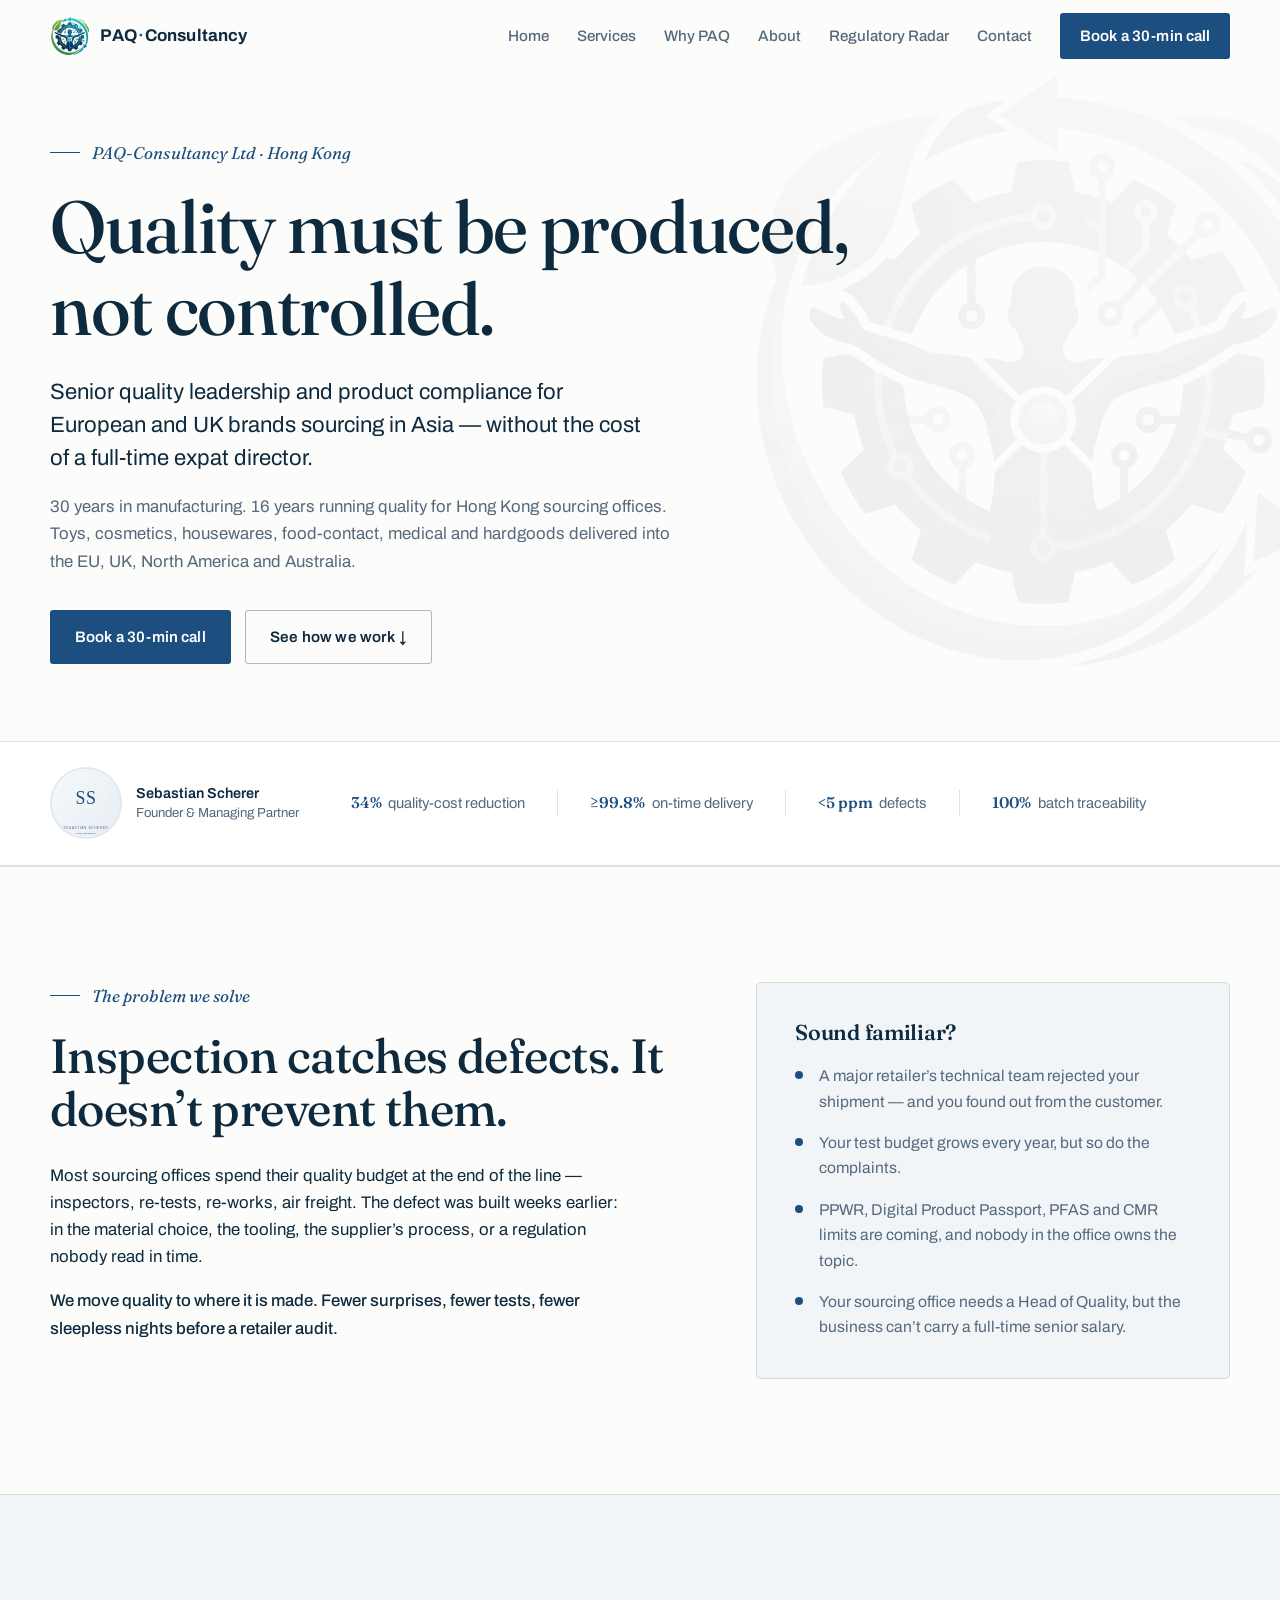
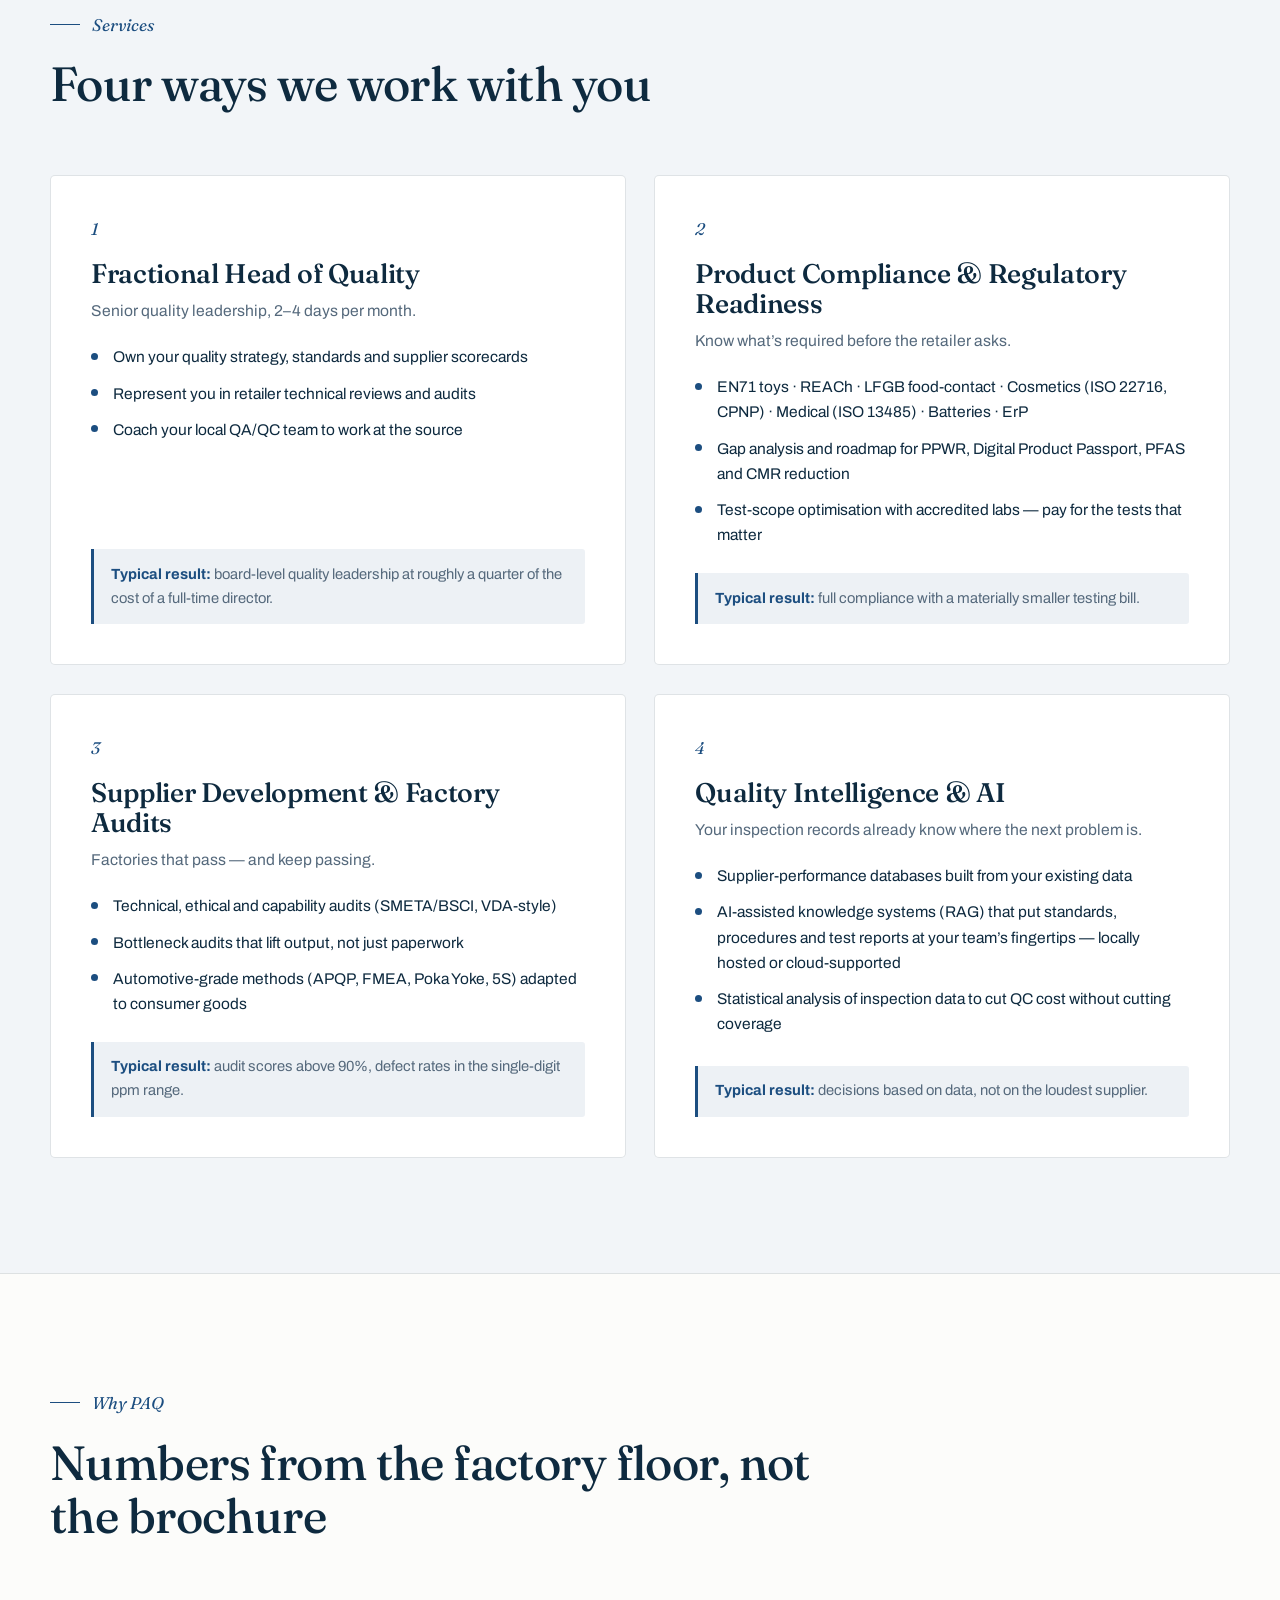
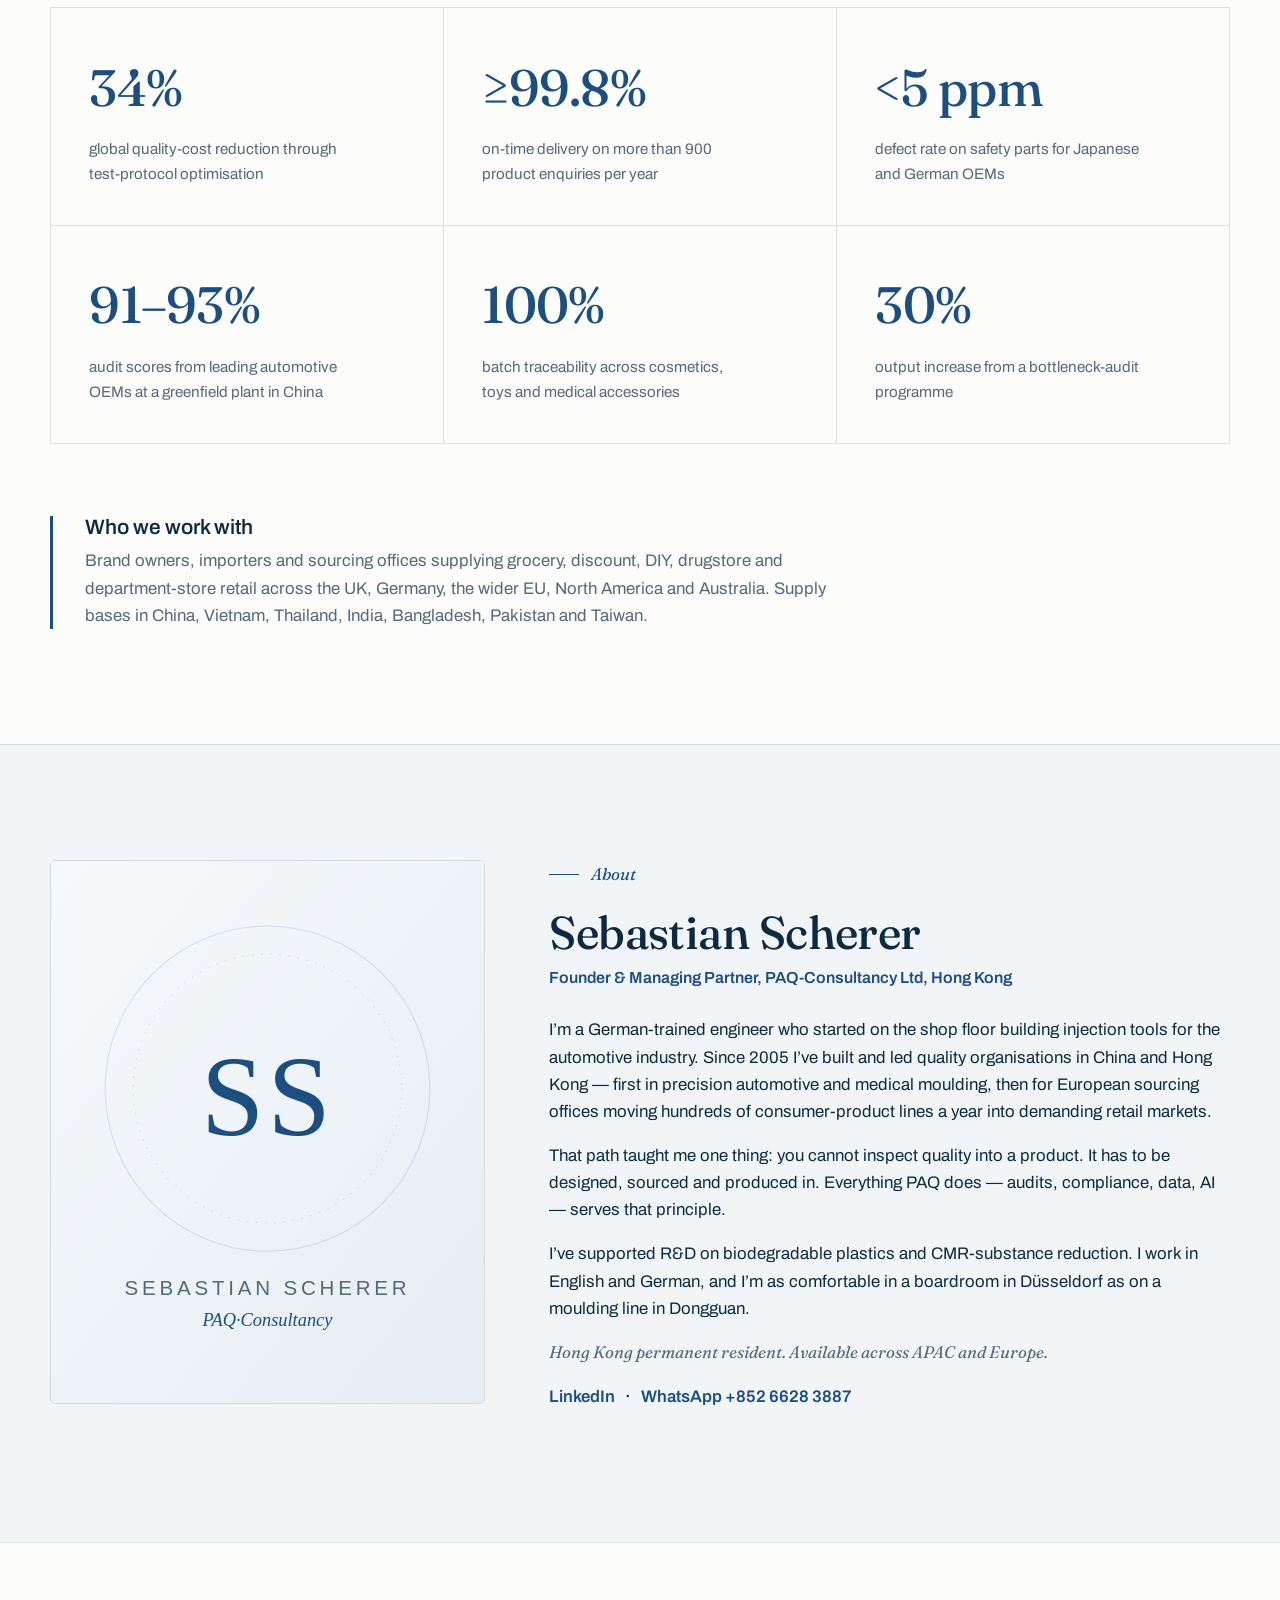
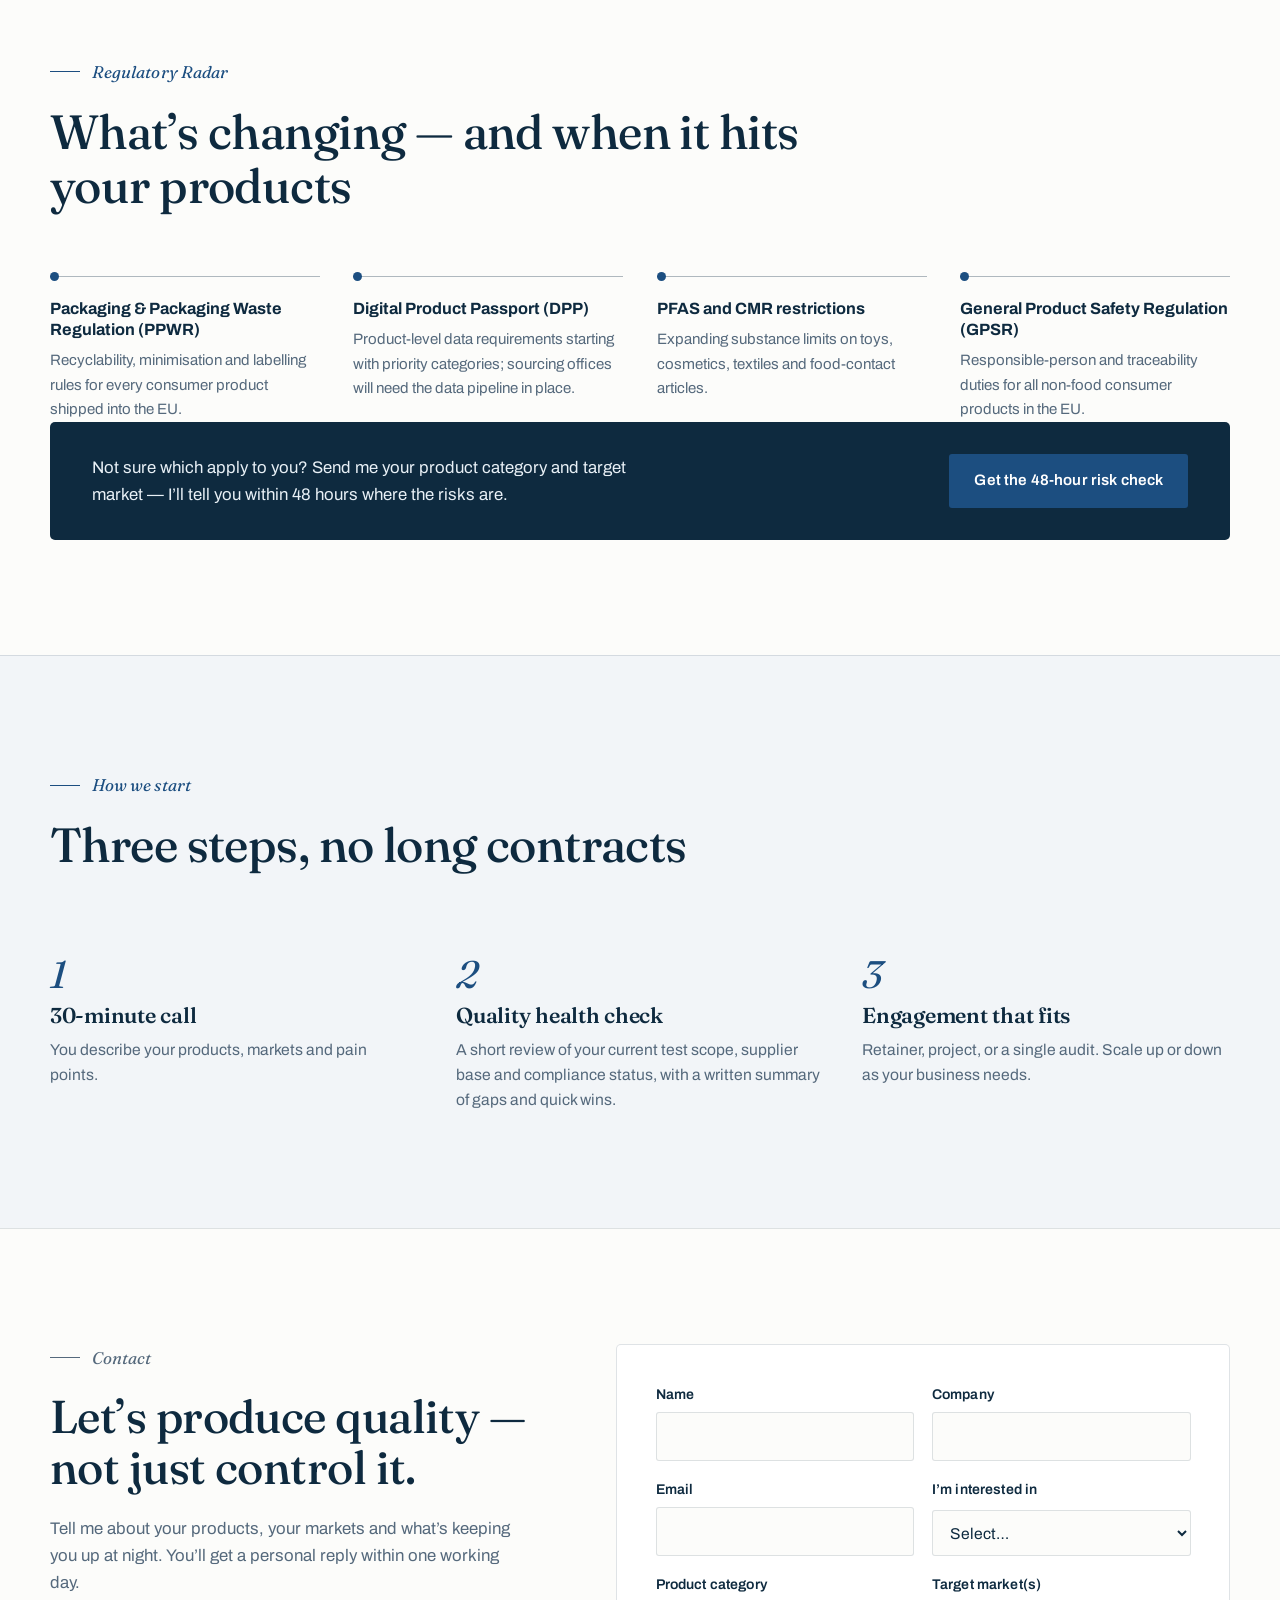
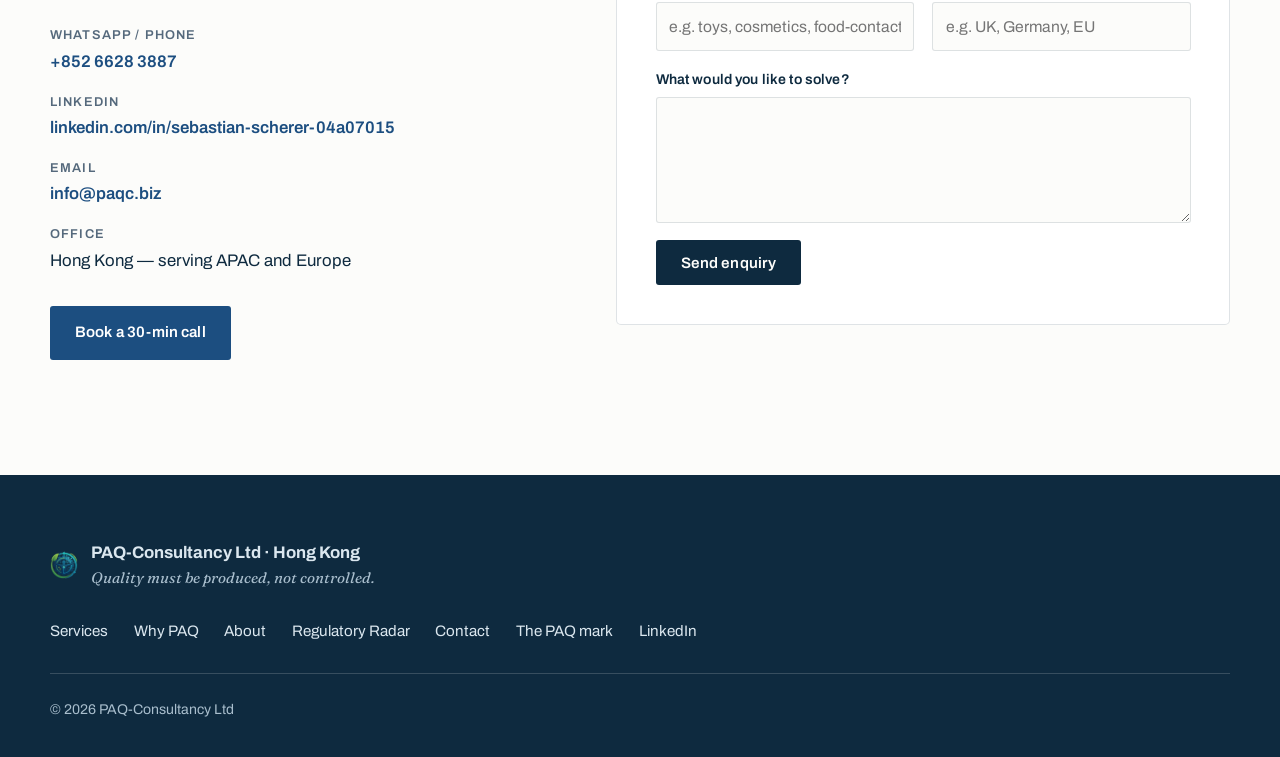
<file: index.html>
<!DOCTYPE html>
<html lang="en">
<head>
  <meta charset="UTF-8">
  <meta name="viewport" content="width=device-width, initial-scale=1.0">
  <title>PAQ·Consultancy — Quality must be produced, not controlled</title>
  <meta name="description" content="Senior quality leadership and product compliance for European and UK brands sourcing in Asia. Fractional Head of Quality, regulatory readiness, supplier development and quality intelligence — from Hong Kong.">
  <link rel="icon" type="image/png" sizes="32x32" href="assets/favicon-32.png">
  <link rel="apple-touch-icon" href="assets/apple-touch-icon.png">
  <link rel="preconnect" href="https://fonts.googleapis.com">
  <link rel="preconnect" href="https://fonts.gstatic.com" crossorigin>
  <link href="https://fonts.googleapis.com/css2?family=Archivo:wght@400;500;600;700&family=Fraunces:ital,opsz,wght@0,9..144,400..640;1,9..144,400..640&display=swap" rel="stylesheet">
  <link rel="stylesheet" href="styles.css?v=4">
</head>
<body>
  <a class="skip-link" href="#main">Skip to content</a>

  <!-- ══════════ NAV ══════════ -->
  <nav class="nav" aria-label="Main navigation" data-nav>
    <div class="nav__inner">
      <a class="nav__brand" href="#top" aria-label="PAQ·Consultancy — home">
        <img src="assets/logo-512.png" alt="" width="40" height="40" class="nav__logo">
        <span class="nav__name">PAQ<em>·</em>Consultancy</span>
      </a>
      <button class="nav__toggle" aria-expanded="false" aria-controls="nav-links" data-nav-toggle>
        <span></span><span></span><span></span>
        <span class="sr-only">Menu</span>
      </button>
      <div class="nav__links" id="nav-links">
        <a href="#top">Home</a>
        <a href="#services">Services</a>
        <a href="#why">Why PAQ</a>
        <a href="#about">About</a>
        <a href="#radar">Regulatory Radar</a>
        <a href="#contact">Contact</a>
        <a class="btn btn--accent nav__cta" href="https://wa.me/85266283887?text=Hello%20Sebastian%2C%20I%27d%20like%20to%20book%20a%2030-minute%20call%20about%20quality%20and%20compliance." target="_blank" rel="noopener">Book a 30-min call</a>
      </div>
    </div>
  </nav>

  <main id="main">

    <!-- ══════════ HERO ══════════ -->
    <header class="hero" id="top">
      <img class="hero__emblem" src="assets/logo.png" alt="" aria-hidden="true" width="520" height="520">
      <div class="shell">
        <div class="hero__copy">
          <p class="eyebrow"><span class="eyebrow__tick"></span>PAQ-Consultancy Ltd · Hong Kong</p>
          <h1>Quality must be produced, not&nbsp;controlled.</h1>
          <p class="hero__lede">Senior quality leadership and product compliance for European and UK
            brands sourcing in Asia — without the cost of a full-time expat director.</p>
          <p class="hero__sub">30 years in manufacturing. 16 years running quality for Hong Kong
            sourcing offices. Toys, cosmetics, housewares, food-contact, medical and hardgoods
            delivered into the EU, UK, North America and Australia.</p>
          <div class="hero__actions">
            <a class="btn btn--accent" href="https://wa.me/85266283887?text=Hello%20Sebastian%2C%20I%27d%20like%20to%20book%20a%2030-minute%20call%20about%20quality%20and%20compliance." target="_blank" rel="noopener">Book a 30-min call</a>
            <a class="btn btn--ghost" href="#services">See how we work ↓</a>
          </div>
        </div>
      </div>
    </header>

    <!-- ══════════ TRUST STRIP ══════════ -->
    <div class="trust">
      <div class="shell trust__inner" data-reveal>
        <figure class="trust__person">
          <img class="trust__avatar" src="assets/portrait-placeholder.svg"
               alt="Sebastian Scherer, Founder &amp; Managing Partner" width="72" height="72">
          <figcaption>Sebastian Scherer<br><span>Founder &amp; Managing Partner</span></figcaption>
        </figure>
        <ul class="trust__items" role="list">
          <li><strong>34%</strong> quality-cost reduction</li>
          <li><strong>≥99.8%</strong> on-time delivery</li>
          <li><strong>&lt;5 ppm</strong> defects</li>
          <li><strong>100%</strong> batch traceability</li>
        </ul>
      </div>
    </div>

    <!-- ══════════ THE PROBLEM WE SOLVE ══════════ -->
    <section class="section section--paper" id="problem" aria-labelledby="problem-title">
      <div class="shell">
        <div class="problem">
          <div class="problem__lead" data-reveal>
            <p class="eyebrow"><span class="eyebrow__tick"></span>The problem we solve</p>
            <h2 id="problem-title">Inspection catches defects. It doesn’t prevent&nbsp;them.</h2>
            <p>Most sourcing offices spend their quality budget at the end of the line — inspectors,
              re-tests, re-works, air freight. The defect was built weeks earlier: in the material
              choice, the tooling, the supplier’s process, or a regulation nobody read in time.</p>
            <p>We move quality to where it is made. Fewer surprises, fewer tests, fewer sleepless
              nights before a retailer audit.</p>
          </div>
          <aside class="problem__familiar" data-reveal>
            <h3>Sound familiar?</h3>
            <ul role="list">
              <li>A major retailer’s technical team rejected your shipment — and you found out from
                the customer.</li>
              <li>Your test budget grows every year, but so do the complaints.</li>
              <li>PPWR, Digital Product Passport, PFAS and CMR limits are coming, and nobody in the
                office owns the topic.</li>
              <li>Your sourcing office needs a Head of Quality, but the business can’t carry a
                full-time senior salary.</li>
            </ul>
          </aside>
        </div>
      </div>
    </section>

    <!-- ══════════ SERVICES ══════════ -->
    <section class="section section--tint" id="services" aria-labelledby="services-title">
      <div class="shell">
        <div class="section__head" data-reveal>
          <p class="eyebrow"><span class="eyebrow__tick"></span>Services</p>
          <h2 id="services-title">Four ways we work with you</h2>
        </div>

        <div class="cards">
          <article class="card" data-reveal>
            <p class="card__num">1</p>
            <h3>Fractional Head of Quality</h3>
            <p class="card__promise">Senior quality leadership, 2–4 days per month.</p>
            <ul role="list">
              <li>Own your quality strategy, standards and supplier scorecards</li>
              <li>Represent you in retailer technical reviews and audits</li>
              <li>Coach your local QA/QC team to work at the source</li>
            </ul>
            <p class="card__result"><span>Typical result:</span> board-level quality leadership at
              roughly a quarter of the cost of a full-time director.</p>
          </article>

          <article class="card" data-reveal>
            <p class="card__num">2</p>
            <h3>Product Compliance &amp; Regulatory Readiness</h3>
            <p class="card__promise">Know what’s required before the retailer asks.</p>
            <ul role="list">
              <li>EN71 toys · REACh · LFGB food-contact · Cosmetics (ISO 22716, CPNP) · Medical
                (ISO 13485) · Batteries · ErP</li>
              <li>Gap analysis and roadmap for PPWR, Digital Product Passport, PFAS and CMR
                reduction</li>
              <li>Test-scope optimisation with accredited labs — pay for the tests that matter</li>
            </ul>
            <p class="card__result"><span>Typical result:</span> full compliance with a materially
              smaller testing bill.</p>
          </article>

          <article class="card" data-reveal>
            <p class="card__num">3</p>
            <h3>Supplier Development &amp; Factory Audits</h3>
            <p class="card__promise">Factories that pass — and keep passing.</p>
            <ul role="list">
              <li>Technical, ethical and capability audits (SMETA/BSCI, VDA-style)</li>
              <li>Bottleneck audits that lift output, not just paperwork</li>
              <li>Automotive-grade methods (APQP, FMEA, Poka Yoke, 5S) adapted to consumer goods</li>
            </ul>
            <p class="card__result"><span>Typical result:</span> audit scores above 90%, defect rates
              in the single-digit ppm range.</p>
          </article>

          <article class="card" data-reveal>
            <p class="card__num">4</p>
            <h3>Quality Intelligence &amp; AI</h3>
            <p class="card__promise">Your inspection records already know where the next problem
              is.</p>
            <ul role="list">
              <li>Supplier-performance databases built from your existing data</li>
              <li>AI-assisted knowledge systems (RAG) that put standards, procedures and test reports
                at your team’s fingertips — locally hosted or cloud-supported</li>
              <li>Statistical analysis of inspection data to cut QC cost without cutting coverage</li>
            </ul>
            <p class="card__result"><span>Typical result:</span> decisions based on data, not on the
              loudest supplier.</p>
          </article>
        </div>
      </div>
    </section>

    <!-- ══════════ WHY PAQ ══════════ -->
    <section class="section section--paper" id="why" aria-labelledby="why-title">
      <div class="shell">
        <div class="section__head" data-reveal>
          <p class="eyebrow"><span class="eyebrow__tick"></span>Why PAQ</p>
          <h2 id="why-title">Numbers from the factory floor, not the brochure</h2>
        </div>

        <dl class="stats">
          <div class="stat" data-reveal>
            <dt>34%</dt>
            <dd>global quality-cost reduction through test-protocol optimisation</dd>
          </div>
          <div class="stat" data-reveal>
            <dt>≥99.8%</dt>
            <dd>on-time delivery on more than 900 product enquiries per year</dd>
          </div>
          <div class="stat" data-reveal>
            <dt>&lt;5 ppm</dt>
            <dd>defect rate on safety parts for Japanese and German OEMs</dd>
          </div>
          <div class="stat" data-reveal>
            <dt>91–93%</dt>
            <dd>audit scores from leading automotive OEMs at a greenfield plant in China</dd>
          </div>
          <div class="stat" data-reveal>
            <dt>100%</dt>
            <dd>batch traceability across cosmetics, toys and medical accessories</dd>
          </div>
          <div class="stat" data-reveal>
            <dt>30%</dt>
            <dd>output increase from a bottleneck-audit programme</dd>
          </div>
        </dl>

        <div class="clients" data-reveal>
          <h3>Who we work with</h3>
          <p>Brand owners, importers and sourcing offices supplying grocery, discount, DIY, drugstore
            and department-store retail across the UK, Germany, the wider EU, North America and
            Australia. Supply bases in China, Vietnam, Thailand, India, Bangladesh, Pakistan and
            Taiwan.</p>
        </div>
      </div>
    </section>

    <!-- ══════════ ABOUT ══════════ -->
    <section class="section section--tint" id="about" aria-labelledby="about-title">
      <div class="shell">
        <div class="about">
          <figure class="about__photo" data-reveal>
            <img src="assets/portrait-placeholder.svg"
                 alt="Portrait of Sebastian Scherer — photo placeholder" width="640" height="800">
          </figure>
          <div class="about__text" data-reveal>
            <p class="eyebrow"><span class="eyebrow__tick"></span>About</p>
            <h2 id="about-title">Sebastian Scherer</h2>
            <p class="about__role">Founder &amp; Managing Partner, PAQ-Consultancy Ltd, Hong Kong</p>
            <p>I’m a German-trained engineer who started on the shop floor building injection tools
              for the automotive industry. Since 2005 I’ve built and led quality organisations in
              China and Hong Kong — first in precision automotive and medical moulding, then for
              European sourcing offices moving hundreds of consumer-product lines a year into
              demanding retail markets.</p>
            <p>That path taught me one thing: you cannot inspect quality into a product. It has to be
              designed, sourced and produced in. Everything PAQ does — audits, compliance, data, AI —
              serves that principle.</p>
            <p>I’ve supported R&amp;D on biodegradable plastics and CMR-substance reduction. I work in
              English and German, and I’m as comfortable in a boardroom in Düsseldorf as on a
              moulding line in Dongguan.</p>
            <p class="about__meta">Hong Kong permanent resident. Available across APAC and
              Europe.</p>
            <p class="about__links">
              <a href="https://www.linkedin.com/in/sebastian-scherer-04a07015" target="_blank" rel="noopener">LinkedIn</a>
              <span aria-hidden="true">·</span>
              <a href="https://wa.me/85266283887" target="_blank" rel="noopener">WhatsApp +852 6628 3887</a>
            </p>
          </div>
        </div>
      </div>
    </section>

    <!-- ══════════ REGULATORY RADAR ══════════ -->
    <section class="section section--paper" id="radar" aria-labelledby="radar-title">
      <div class="shell">
        <div class="section__head" data-reveal>
          <p class="eyebrow"><span class="eyebrow__tick"></span>Regulatory Radar</p>
          <h2 id="radar-title">What’s changing — and when it hits your products</h2>
        </div>

        <ul class="radar" role="list">
          <li class="radar__item" data-reveal>
            <h3>Packaging &amp; Packaging Waste Regulation (PPWR)</h3>
            <p>Recyclability, minimisation and labelling rules for every consumer product shipped
              into the EU.</p>
          </li>
          <li class="radar__item" data-reveal>
            <h3>Digital Product Passport (DPP)</h3>
            <p>Product-level data requirements starting with priority categories; sourcing offices
              will need the data pipeline in place.</p>
          </li>
          <li class="radar__item" data-reveal>
            <h3>PFAS and CMR restrictions</h3>
            <p>Expanding substance limits on toys, cosmetics, textiles and food-contact articles.</p>
          </li>
          <li class="radar__item" data-reveal>
            <h3>General Product Safety Regulation (GPSR)</h3>
            <p>Responsible-person and traceability duties for all non-food consumer products in the
              EU.</p>
          </li>
        </ul>

        <div class="riskcheck" data-reveal>
          <p>Not sure which apply to you? Send me your product category and target market — I’ll tell
            you within 48 hours where the risks are.</p>
          <a class="btn btn--accent" href="https://wa.me/85266283887?text=Hello%20Sebastian%2C%20here%20is%20my%20product%20category%20and%20target%20market%20for%20the%2048-hour%20risk%20check%3A%20" target="_blank" rel="noopener">Get the 48-hour risk check</a>
        </div>
      </div>
    </section>

    <!-- ══════════ HOW WE START ══════════ -->
    <section class="section section--tint" id="start" aria-labelledby="start-title">
      <div class="shell">
        <div class="section__head" data-reveal>
          <p class="eyebrow"><span class="eyebrow__tick"></span>How we start</p>
          <h2 id="start-title">Three steps, no long contracts</h2>
        </div>

        <ol class="steps">
          <li class="step" data-reveal>
            <span class="step__num">1</span>
            <h3>30-minute call</h3>
            <p>You describe your products, markets and pain points.</p>
          </li>
          <li class="step" data-reveal>
            <span class="step__num">2</span>
            <h3>Quality health check</h3>
            <p>A short review of your current test scope, supplier base and compliance status, with a
              written summary of gaps and quick wins.</p>
          </li>
          <li class="step" data-reveal>
            <span class="step__num">3</span>
            <h3>Engagement that fits</h3>
            <p>Retainer, project, or a single audit. Scale up or down as your business needs.</p>
          </li>
        </ol>
      </div>
    </section>

    <!-- ══════════ CONTACT ══════════ -->
    <section class="section section--paper" id="contact" aria-labelledby="contact-title">
      <div class="shell">
        <div class="contact">
          <div class="contact__intro" data-reveal>
            <p class="eyebrow"><span class="eyebrow__tick"></span>Contact</p>
            <h2 id="contact-title">Let’s produce quality — not just control&nbsp;it.</h2>
            <p>Tell me about your products, your markets and what’s keeping you up at night. You’ll
              get a personal reply within one working day.</p>
            <address class="contact__details">
              <div>
                <span>WhatsApp / Phone</span>
                <a href="https://wa.me/85266283887" target="_blank" rel="noopener">+852 6628 3887</a>
              </div>
              <div>
                <span>LinkedIn</span>
                <a href="https://www.linkedin.com/in/sebastian-scherer-04a07015" target="_blank" rel="noopener">linkedin.com/in/sebastian-scherer-04a07015</a>
              </div>
              <div>
                <span>Email</span>
                <a href="mailto:info@paqc.biz">info@paqc.biz</a>
              </div>
              <div>
                <span>Office</span>
                <p>Hong Kong — serving APAC and Europe</p>
              </div>
            </address>
            <a class="btn btn--accent" href="https://wa.me/85266283887?text=Hello%20Sebastian%2C%20I%27d%20like%20to%20book%20a%2030-minute%20call%20about%20quality%20and%20compliance." target="_blank" rel="noopener">Book a 30-min call</a>
          </div>

          <form class="contact__form" data-contact-form data-reveal>
            <div class="field">
              <label for="f-name">Name</label>
              <input id="f-name" name="name" type="text" autocomplete="name" required>
            </div>
            <div class="field">
              <label for="f-company">Company</label>
              <input id="f-company" name="company" type="text" autocomplete="organization">
            </div>
            <div class="field">
              <label for="f-email">Email</label>
              <input id="f-email" name="email" type="email" autocomplete="email" required>
            </div>
            <div class="field">
              <label for="f-interest">I’m interested in</label>
              <select id="f-interest" name="interest">
                <option value="">Select…</option>
                <option>Fractional Head of Quality</option>
                <option>Product Compliance &amp; Regulatory Readiness</option>
                <option>Supplier Development &amp; Audits</option>
                <option>Quality Intelligence &amp; AI</option>
                <option>48-hour risk check</option>
              </select>
            </div>
            <div class="field">
              <label for="f-category">Product category</label>
              <input id="f-category" name="category" type="text" placeholder="e.g. toys, cosmetics, food-contact">
            </div>
            <div class="field">
              <label for="f-markets">Target market(s)</label>
              <input id="f-markets" name="markets" type="text" placeholder="e.g. UK, Germany, EU">
            </div>
            <div class="field field--full">
              <label for="f-msg">What would you like to solve?</label>
              <textarea id="f-msg" name="message" rows="4" required></textarea>
            </div>
            <button class="btn btn--primary contact__submit" type="submit">Send enquiry</button>
            <p class="contact__note" data-form-note hidden>Opening your email client — if nothing
              happens, write to <a href="mailto:info@paqc.biz">info@paqc.biz</a> or message me on
              <a href="https://wa.me/85266283887" target="_blank" rel="noopener">WhatsApp</a>
              directly.</p>
          </form>
        </div>
      </div>
    </section>
  </main>

  <!-- ══════════ FOOTER ══════════ -->
  <footer class="footer">
    <div class="shell footer__inner">
      <div class="footer__brand">
        <img src="assets/logo-512.png" alt="" width="28" height="28">
        <div>
          <p class="footer__name">PAQ-Consultancy Ltd · Hong Kong</p>
          <p class="footer__tagline">Quality must be produced, not controlled.</p>
        </div>
      </div>
      <nav class="footer__links" aria-label="Footer navigation">
        <a href="#services">Services</a>
        <a href="#why">Why PAQ</a>
        <a href="#about">About</a>
        <a href="#radar">Regulatory Radar</a>
        <a href="#contact">Contact</a>
        <a href="the-mark.html">The PAQ mark</a>
        <a href="https://www.linkedin.com/in/sebastian-scherer-04a07015" target="_blank" rel="noopener">LinkedIn</a>
      </nav>
      <p class="footer__legal">© 2026 PAQ-Consultancy Ltd</p>
    </div>
  </footer>

  <script src="main.js?v=4" defer></script>
</body>
</html>
</file>
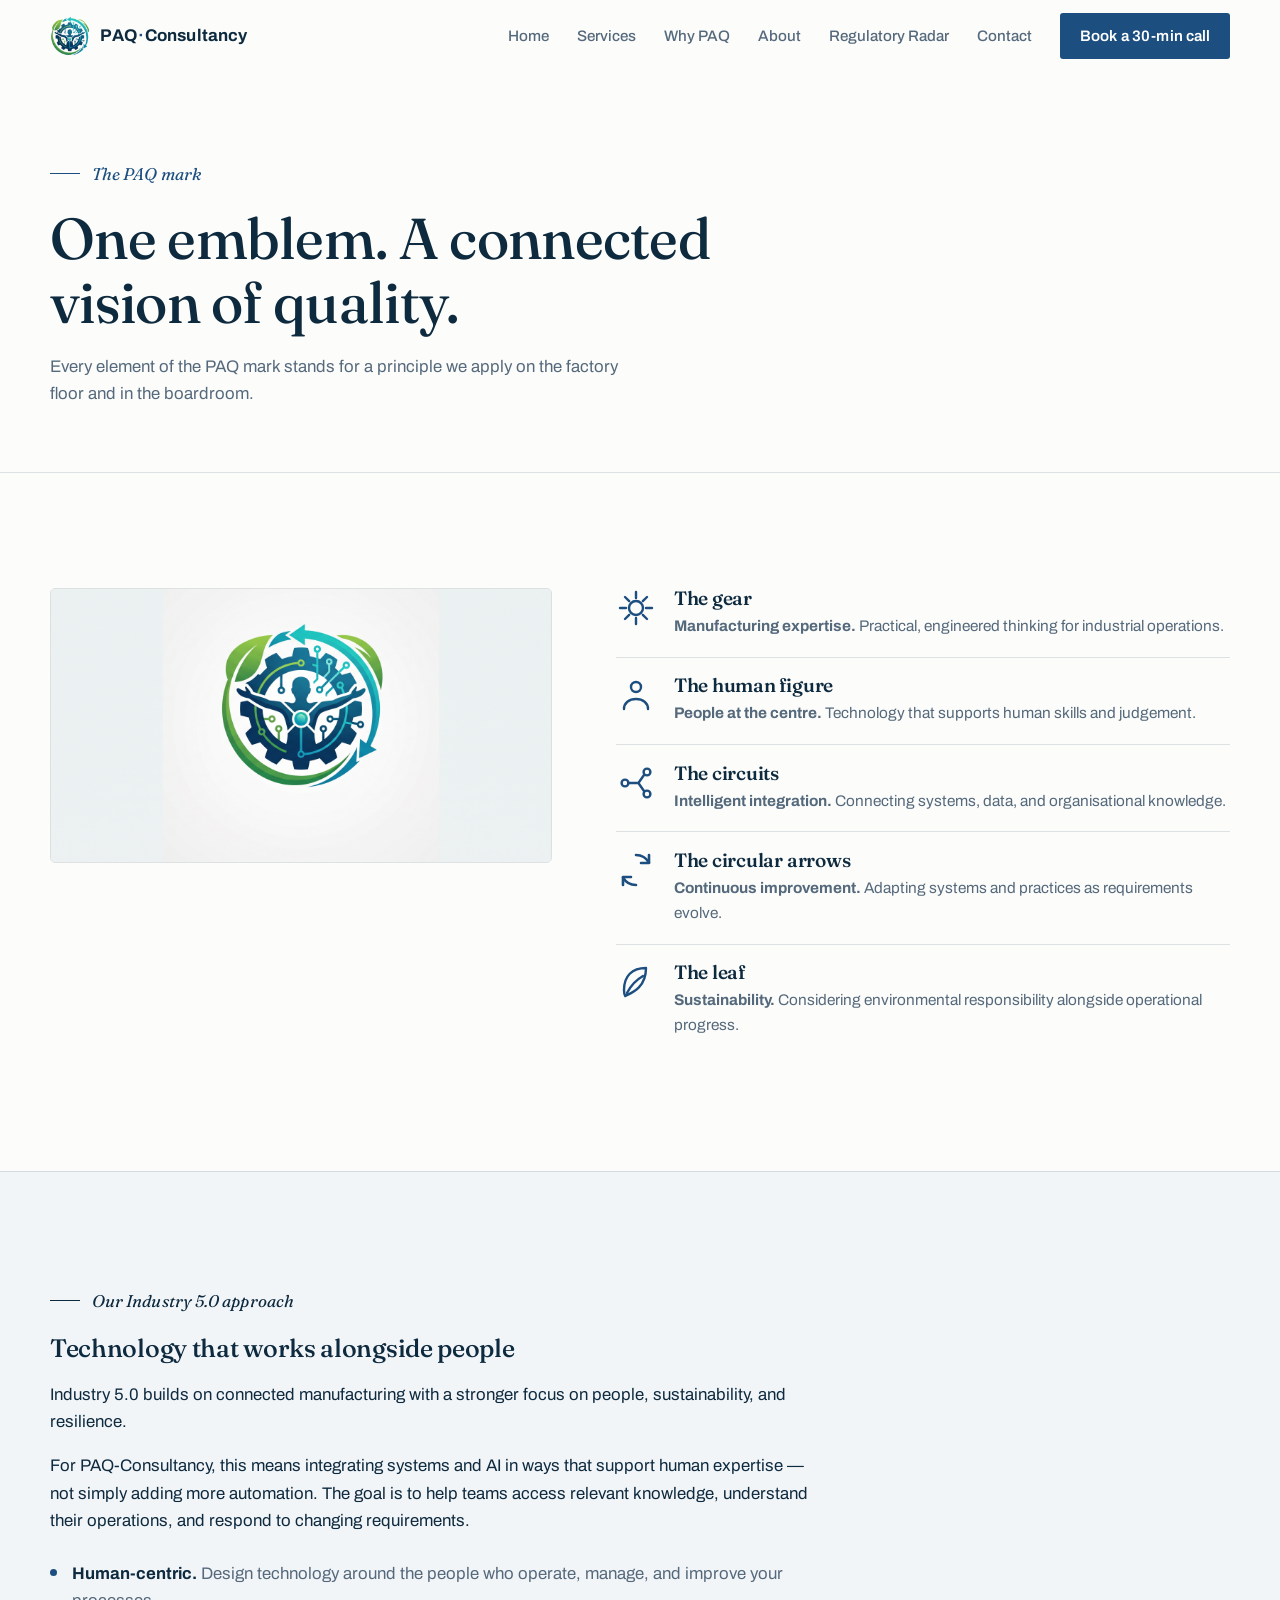
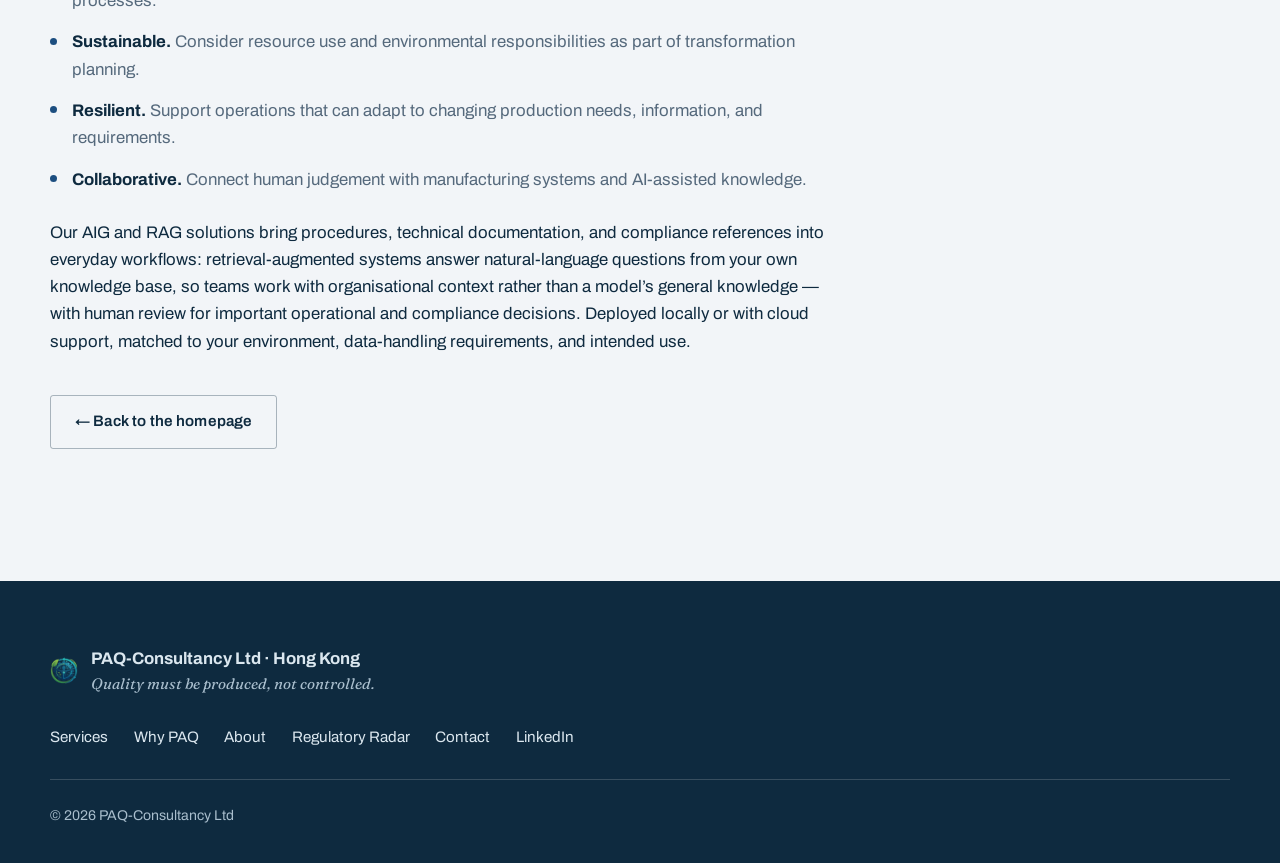
<file: the-mark.html>
<!DOCTYPE html>
<html lang="en">
<head>
  <meta charset="UTF-8">
  <meta name="viewport" content="width=device-width, initial-scale=1.0">
  <title>The PAQ mark &amp; Industry 5.0 — PAQ·Consultancy</title>
  <meta name="description" content="The story behind the PAQ emblem — gear, human figure, circuits, leaf and circular arrows — and how PAQ applies Industry 5.0 thinking to quality and manufacturing.">
  <link rel="icon" type="image/png" sizes="32x32" href="assets/favicon-32.png">
  <link rel="apple-touch-icon" href="assets/apple-touch-icon.png">
  <link rel="preconnect" href="https://fonts.googleapis.com">
  <link rel="preconnect" href="https://fonts.gstatic.com" crossorigin>
  <link href="https://fonts.googleapis.com/css2?family=Archivo:wght@400;500;600;700&family=Fraunces:ital,opsz,wght@0,9..144,400..640;1,9..144,400..640&display=swap" rel="stylesheet">
  <link rel="stylesheet" href="styles.css?v=4">
</head>
<body>
  <a class="skip-link" href="#main">Skip to content</a>

  <!-- ══════════ NAV ══════════ -->
  <nav class="nav is-scrolled" aria-label="Main navigation" data-nav>
    <div class="nav__inner">
      <a class="nav__brand" href="index.html" aria-label="PAQ·Consultancy — home">
        <img src="assets/logo-512.png" alt="" width="40" height="40" class="nav__logo">
        <span class="nav__name">PAQ<em>·</em>Consultancy</span>
      </a>
      <button class="nav__toggle" aria-expanded="false" aria-controls="nav-links" data-nav-toggle>
        <span></span><span></span><span></span>
        <span class="sr-only">Menu</span>
      </button>
      <div class="nav__links" id="nav-links">
        <a href="index.html#top">Home</a>
        <a href="index.html#services">Services</a>
        <a href="index.html#why">Why PAQ</a>
        <a href="index.html#about">About</a>
        <a href="index.html#radar">Regulatory Radar</a>
        <a href="index.html#contact">Contact</a>
        <a class="btn btn--accent nav__cta" href="https://wa.me/85266283887?text=Hello%20Sebastian%2C%20I%27d%20like%20to%20book%20a%2030-minute%20call%20about%20quality%20and%20compliance." target="_blank" rel="noopener">Book a 30-min call</a>
      </div>
    </div>
  </nav>

  <main id="main" class="subpage">
    <div class="shell">
      <div class="subpage__head">
        <p class="eyebrow"><span class="eyebrow__tick"></span>The PAQ mark</p>
        <h1>One emblem. A connected vision of quality.</h1>
        <p class="section__intro">Every element of the PAQ mark stands for a principle we apply on the
          factory floor and in the boardroom.</p>
      </div>
    </div>

    <!-- ══════════ THE MARK ══════════ -->
    <section class="section section--paper" aria-labelledby="mark-title">
      <div class="shell">
        <div class="mark">
          <figure class="mark__emblem" data-reveal>
            <img src="PAQC logo.jpeg"
                 alt="The PAQ emblem in its full colour composition" width="560" height="560">
          </figure>
          <ul class="mark__legend" role="list" data-reveal>
            <li>
              <svg class="glyph" viewBox="0 0 40 40" fill="none" stroke="currentColor" stroke-width="2.4" aria-hidden="true">
                <circle cx="20" cy="20" r="7"/>
                <path d="M20 4v6M20 30v6M4 20h6M30 20h6M9 9l4.2 4.2M26.8 26.8L31 31M31 9l-4.2 4.2M13.2 26.8L9 31" stroke-linecap="round"/>
              </svg>
              <div>
                <h2 id="mark-title" class="sr-only">The PAQ emblem explained</h2>
                <h3>The gear</h3>
                <p><strong>Manufacturing expertise.</strong> Practical, engineered thinking for
                  industrial operations.</p>
              </div>
            </li>
            <li>
              <svg class="glyph" viewBox="0 0 40 40" fill="none" stroke="currentColor" stroke-width="2.4" aria-hidden="true">
                <circle cx="20" cy="12" r="5"/>
                <path d="M8 34c0-6 5-10 12-10s12 4 12 10" stroke-linecap="round"/>
              </svg>
              <div>
                <h3>The human figure</h3>
                <p><strong>People at the centre.</strong> Technology that supports human skills and
                  judgement.</p>
              </div>
            </li>
            <li>
              <svg class="glyph" viewBox="0 0 40 40" fill="none" stroke="currentColor" stroke-width="2.4" aria-hidden="true">
                <circle cx="9" cy="20" r="3.4"/><circle cx="31" cy="9" r="3.4"/><circle cx="31" cy="31" r="3.4"/>
                <path d="M12.4 20h10M22.4 20L28 12M22.4 20L28 28" stroke-linecap="round"/>
              </svg>
              <div>
                <h3>The circuits</h3>
                <p><strong>Intelligent integration.</strong> Connecting systems, data, and
                  organisational knowledge.</p>
              </div>
            </li>
            <li>
              <svg class="glyph" viewBox="0 0 40 40" fill="none" stroke="currentColor" stroke-width="2.6" aria-hidden="true">
                <path d="M20 5a15 15 0 0 1 13 7.7M20 35A15 15 0 0 1 7 27.3" stroke-linecap="round"/>
                <path d="M33 5v8h-8M7 35v-8h8" stroke-linecap="round" stroke-linejoin="round"/>
              </svg>
              <div>
                <h3>The circular arrows</h3>
                <p><strong>Continuous improvement.</strong> Adapting systems and practices as
                  requirements evolve.</p>
              </div>
            </li>
            <li>
              <svg class="glyph" viewBox="0 0 40 40" fill="none" stroke="currentColor" stroke-width="2.4" aria-hidden="true">
                <path d="M30 6C16 6 8 14 8 28c0 3 .5 5 1.2 6C12 32 30 28 30 6z" stroke-linejoin="round"/>
                <path d="M11 31c4-8 9-13 16-17" stroke-linecap="round"/>
              </svg>
              <div>
                <h3>The leaf</h3>
                <p><strong>Sustainability.</strong> Considering environmental responsibility alongside
                  operational progress.</p>
              </div>
            </li>
          </ul>
        </div>
      </div>
    </section>

    <!-- ══════════ INDUSTRY 5.0 ══════════ -->
    <section class="section section--tint" aria-labelledby="i5-title">
      <div class="shell">
        <div class="essay" data-reveal>
          <p class="eyebrow"><span class="eyebrow__tick"></span>Our Industry 5.0 approach</p>
          <h2 id="i5-title">Technology that works alongside people</h2>
          <p style="margin-top:1.2rem">Industry 5.0 builds on connected manufacturing with a stronger
            focus on people, sustainability, and resilience.</p>
          <p>For PAQ-Consultancy, this means integrating systems and AI in ways that support human
            expertise — not simply adding more automation. The goal is to help teams access relevant
            knowledge, understand their operations, and respond to changing requirements.</p>
          <ul class="essay__list" role="list">
            <li><strong>Human-centric.</strong> Design technology around the people who operate,
              manage, and improve your processes.</li>
            <li><strong>Sustainable.</strong> Consider resource use and environmental responsibilities
              as part of transformation planning.</li>
            <li><strong>Resilient.</strong> Support operations that can adapt to changing production
              needs, information, and requirements.</li>
            <li><strong>Collaborative.</strong> Connect human judgement with manufacturing systems and
              AI-assisted knowledge.</li>
          </ul>
          <p>Our AIG and RAG solutions bring procedures, technical documentation, and compliance
            references into everyday workflows: retrieval-augmented systems answer natural-language
            questions from your own knowledge base, so teams work with organisational context rather
            than a model’s general knowledge — with human review for important operational and
            compliance decisions. Deployed locally or with cloud support, matched to your environment,
            data-handling requirements, and intended use.</p>
        </div>
        <p style="margin-top:2.5rem" data-reveal>
          <a class="btn btn--ghost" href="index.html">← Back to the homepage</a>
        </p>
      </div>
    </section>
  </main>

  <!-- ══════════ FOOTER ══════════ -->
  <footer class="footer">
    <div class="shell footer__inner">
      <div class="footer__brand">
        <img src="assets/logo-512.png" alt="" width="28" height="28">
        <div>
          <p class="footer__name">PAQ-Consultancy Ltd · Hong Kong</p>
          <p class="footer__tagline">Quality must be produced, not controlled.</p>
        </div>
      </div>
      <nav class="footer__links" aria-label="Footer navigation">
        <a href="index.html#services">Services</a>
        <a href="index.html#why">Why PAQ</a>
        <a href="index.html#about">About</a>
        <a href="index.html#radar">Regulatory Radar</a>
        <a href="index.html#contact">Contact</a>
        <a href="https://www.linkedin.com/in/sebastian-scherer-04a07015" target="_blank" rel="noopener">LinkedIn</a>
      </nav>
      <p class="footer__legal">© 2026 PAQ-Consultancy Ltd</p>
    </div>
  </footer>

  <script src="main.js?v=4" defer></script>
</body>
</html>
</file>
<file: styles.css>
/* ============================================================
   PAQ-Consultancy Ltd — v4 "quality leadership" system
   Direction: clean, light, generous white space.
   One accent colour only: deep blue. Ink navy for text,
   hairline rules for structure. Fraunces (serif display) +
   Archivo (grotesk). Headings are sentence case.
   ============================================================ */

:root {
  --paper:        #fcfcfa;
  --paper-tint:   #f2f5f8;
  --ink:          #0e2a3f;
  --ink-deep:     #0a1f30;
  --slate:        #55697c;
  --slate-light:  #a9becd;
  --accent:       #1c4e80;   /* deep blue — the only accent */
  --accent-dark:  #153d64;
  --accent-bright:#7fb0dd;   /* accent readable on navy */
  --accent-soft:  rgba(28, 78, 128, .08);
  --hairline:       rgba(14, 42, 63, .13);
  --hairline-strong:rgba(14, 42, 63, .32);
  --hairline-light: rgba(255, 255, 255, .17);

  --font-serif: "Fraunces", Georgia, "Times New Roman", serif;
  --font-sans:  "Archivo", system-ui, -apple-system, sans-serif;

  --shell: 1180px;
  --radius: 3px;
  --nav-h: 72px;
}

/* ---------- reset ---------- */
*, *::before, *::after { box-sizing: border-box; }
html { scroll-behavior: smooth; scroll-padding-top: calc(var(--nav-h) + 12px); }
body {
  margin: 0;
  font-family: var(--font-sans);
  font-size: 1.05rem;
  line-height: 1.62;
  color: var(--ink);
  background: var(--paper);
  -webkit-font-smoothing: antialiased;
}
img { display: block; max-width: 100%; height: auto; }
h1, h2, h3 {
  font-family: var(--font-serif);
  font-weight: 500;
  line-height: 1.12;
  letter-spacing: -.012em;
  margin: 0;
}
p { margin: 0 0 1em; }
ul[role="list"], ol.steps { list-style: none; margin: 0; padding: 0; }
a { color: inherit; text-decoration-thickness: 1px; text-underline-offset: 3px; }
:focus-visible { outline: 3px solid var(--accent); outline-offset: 3px; border-radius: 2px; }

.sr-only {
  position: absolute; width: 1px; height: 1px; overflow: hidden;
  clip: rect(0 0 0 0); white-space: nowrap;
}

.skip-link {
  position: absolute; left: 1rem; top: -4rem; z-index: 100;
  background: var(--ink); color: var(--paper);
  padding: .6rem 1rem; border-radius: var(--radius); font-weight: 600; text-decoration: none;
  transition: top .2s;
}
.skip-link:focus { top: 1rem; }

/* ---------- shared pieces ---------- */
.shell { width: min(var(--shell), 100% - clamp(2.5rem, 7vw, 6rem)); margin-inline: auto; }

.eyebrow {
  font-family: var(--font-serif);
  font-style: italic;
  font-size: 1.06rem;
  letter-spacing: .005em;
  color: var(--accent);
  display: flex; align-items: center; gap: .7em;
  margin: 0 0 1.2rem;
}
.eyebrow__tick { width: 30px; height: 1px; background: currentColor; flex: none; }

.section { padding: clamp(4.5rem, 9vw, 7.5rem) 0; border-top: 1px solid var(--hairline); }
.section--paper { background: var(--paper); }
.section--tint  { background: var(--paper-tint); }

.section__head { max-width: 780px; margin-bottom: clamp(2.8rem, 5vw, 4.2rem); }
.section__head h2 { font-size: clamp(2.05rem, 3.8vw, 3rem); font-weight: 480; }

.btn {
  display: inline-block;
  font-family: var(--font-sans);
  font-weight: 600; font-size: .95rem; letter-spacing: .01em;
  padding: .85rem 1.5rem; border-radius: var(--radius);
  text-decoration: none; border: 1.5px solid transparent;
  transition: background .18s ease, color .18s ease, border-color .18s ease;
  cursor: pointer;
}
.btn--accent { background: var(--accent); color: #fff; }
.btn--accent:hover { background: var(--accent-dark); }
.btn--primary { background: var(--ink); color: var(--paper); }
.btn--primary:hover { background: var(--accent); }
.btn--ghost { border-color: var(--hairline-strong); color: var(--ink); }
.btn--ghost:hover { border-color: var(--accent); color: var(--accent); }

/* scroll reveal */
[data-reveal] { opacity: 0; transform: translateY(18px); transition: opacity .6s ease, transform .6s ease; }
[data-reveal].in { opacity: 1; transform: none; }
@media (prefers-reduced-motion: reduce) {
  [data-reveal] { opacity: 1; transform: none; transition: none; }
  html { scroll-behavior: auto; }
}

/* ---------- nav ---------- */
.nav {
  position: fixed; inset: 0 0 auto 0; z-index: 50;
  transition: background .25s ease, box-shadow .25s ease;
}
.nav.is-scrolled {
  background: rgba(252, 252, 250, .92);
  backdrop-filter: blur(10px);
  box-shadow: 0 1px 0 var(--hairline);
}
.nav__inner {
  width: min(var(--shell), 100% - clamp(2rem, 6vw, 5rem));
  margin-inline: auto;
  height: var(--nav-h);
  display: flex; align-items: center; justify-content: space-between; gap: 1.5rem;
}
.nav__brand { display: flex; align-items: center; gap: .65rem; text-decoration: none; }
.nav__logo { border-radius: 50%; }
.nav__name { font-weight: 700; letter-spacing: .01em; font-size: 1.06rem; }
.nav__name em { font-style: normal; color: var(--accent); padding: 0 .05em; }
.nav__links { display: flex; align-items: center; gap: clamp(1.1rem, 2.2vw, 1.9rem); }
.nav__links > a:not(.btn) {
  text-decoration: none; font-weight: 500; font-size: .95rem; color: var(--slate);
  transition: color .15s ease;
}
.nav__links > a:not(.btn):hover { color: var(--accent); }
.nav__cta { padding: .62rem 1.15rem; }

.nav__toggle {
  display: none;
  background: none; border: 0; padding: .55rem; cursor: pointer;
}
.nav__toggle span {
  display: block; width: 24px; height: 2px; background: var(--ink); margin: 5px 0;
  transition: transform .2s ease, opacity .2s ease;
}

/* ---------- hero ---------- */
.hero {
  position: relative; overflow: hidden;
  padding: calc(var(--nav-h) + clamp(2.6rem, 5.5vw, 4.2rem)) 0 clamp(3.2rem, 6vw, 5rem);
}
.hero__emblem {
  position: absolute; top: 50%; right: -6%;
  width: min(52vw, 620px);
  transform: translateY(-50%);
  opacity: .055;
  pointer-events: none;
  filter: grayscale(100%);
}
.hero__copy { max-width: 880px; position: relative; }
.hero__copy h1 {
  font-size: clamp(2.7rem, 6vw, 4.6rem);
  font-weight: 480;
  letter-spacing: -.018em;
  margin: 0 0 1.6rem;
}
.hero__lede {
  font-size: clamp(1.18rem, 1.8vw, 1.38rem);
  line-height: 1.5;
  color: var(--ink);
  max-width: 46ch;
  margin-bottom: 1.1rem;
}
.hero__sub { color: var(--slate); max-width: 62ch; margin-bottom: 2.2rem; }
.hero__actions { display: flex; flex-wrap: wrap; gap: .9rem; }

/* ---------- trust strip ---------- */
.trust {
  border-top: 1px solid var(--hairline);
  border-bottom: 1px solid var(--hairline);
  background: #fff;
  padding: 1.6rem 0;
}
.trust__inner { display: flex; align-items: center; gap: clamp(1.8rem, 4vw, 3.2rem); }
.trust__person { display: flex; align-items: center; gap: .9rem; margin: 0; flex: none; }
.trust__avatar {
  width: 72px; height: 72px; border-radius: 50%;
  object-fit: cover;
  border: 2px solid var(--accent-soft);
  background: var(--paper-tint);
}
.trust__person figcaption { font-size: .9rem; line-height: 1.35; font-weight: 600; }
.trust__person figcaption span { font-weight: 400; color: var(--slate); font-size: .82rem; }
.trust__items {
  display: flex; flex-wrap: wrap; align-items: center;
  gap: .55rem clamp(1.2rem, 2.6vw, 2rem);
}
.trust__items li {
  font-size: .92rem; color: var(--slate);
  display: flex; align-items: baseline; gap: .45em;
}
.trust__items li + li { padding-left: clamp(1.2rem, 2.6vw, 2rem); border-left: 1px solid var(--hairline); }
.trust__items strong {
  font-family: var(--font-serif); font-weight: 560;
  color: var(--accent); font-size: 1.06em;
  white-space: nowrap;
}

/* ---------- problem ---------- */
.problem {
  display: grid; gap: clamp(2.5rem, 5vw, 5rem);
  grid-template-columns: 1.15fr .85fr;
  align-items: start;
}
.problem__lead h2 {
  font-size: clamp(2.05rem, 3.8vw, 3rem); font-weight: 480;
  margin-bottom: 1.6rem;
}
.problem__lead p { max-width: 58ch; }
.problem__lead p + p { color: var(--ink); font-weight: 500; }
.problem__familiar {
  background: var(--paper-tint);
  border: 1px solid var(--hairline);
  border-radius: calc(var(--radius) + 2px);
  padding: clamp(1.6rem, 3vw, 2.4rem);
}
.problem__familiar h3 {
  font-size: 1.35rem; font-weight: 560; margin-bottom: 1.1rem;
}
.problem__familiar li {
  position: relative;
  padding: 0 0 1rem 1.5rem;
  color: var(--slate);
  font-size: .98rem;
}
.problem__familiar li:last-child { padding-bottom: 0; }
.problem__familiar li::before {
  content: ""; position: absolute; left: 0; top: .52em;
  width: 8px; height: 8px; border-radius: 50%;
  background: var(--accent);
}

/* ---------- service cards ---------- */
.cards {
  display: grid; gap: clamp(1.2rem, 2.4vw, 1.8rem);
  grid-template-columns: repeat(2, 1fr);
}
.card {
  background: #fff;
  border: 1px solid var(--hairline);
  border-radius: calc(var(--radius) + 2px);
  padding: clamp(1.7rem, 3.2vw, 2.5rem);
  display: flex; flex-direction: column;
  transition: border-color .2s ease, box-shadow .2s ease;
}
.card:hover { border-color: var(--accent); box-shadow: 0 10px 30px -18px rgba(14, 42, 63, .35); }
.card__num {
  font-family: var(--font-serif); font-style: italic;
  color: var(--accent); font-size: 1.05rem;
  margin: 0 0 1rem;
}
.card h3 { font-size: clamp(1.4rem, 2.1vw, 1.7rem); font-weight: 540; margin-bottom: .55rem; }
.card__promise {
  color: var(--slate); font-size: .98rem; margin-bottom: 1.3rem;
}
.card ul { display: grid; gap: .7rem; margin-bottom: 1.6rem; }
.card li {
  position: relative; padding-left: 1.35rem;
  font-size: .97rem; color: var(--ink);
}
.card li::before {
  content: ""; position: absolute; left: 0; top: .55em;
  width: 7px; height: 7px; border-radius: 50%;
  background: var(--accent);
}
.card__result {
  margin-top: auto; margin-bottom: 0;
  border-left: 3px solid var(--accent);
  background: var(--accent-soft);
  padding: .85rem 1.05rem;
  font-size: .92rem; color: var(--slate);
  border-radius: 0 var(--radius) var(--radius) 0;
}
.card__result span { font-weight: 700; color: var(--accent); }

/* ---------- stats ---------- */
.stats {
  display: grid;
  grid-template-columns: repeat(3, 1fr);
  border-top: 1px solid var(--hairline);
  border-left: 1px solid var(--hairline);
  margin-bottom: clamp(3rem, 6vw, 4.5rem);
}
.stat {
  border-right: 1px solid var(--hairline);
  border-bottom: 1px solid var(--hairline);
  padding: clamp(1.6rem, 3vw, 2.4rem);
}
.stat dt {
  font-family: var(--font-serif); font-weight: 480;
  font-size: clamp(2.3rem, 4vw, 3.2rem);
  color: var(--accent);
  letter-spacing: -.015em;
  margin-bottom: .5rem;
}
.stat dd { margin: 0; color: var(--slate); font-size: .95rem; max-width: 30ch; }

.clients {
  border-left: 3px solid var(--accent);
  padding-left: clamp(1.2rem, 2.5vw, 2rem);
  max-width: 780px;
}
.clients h3 { font-size: 1.3rem; font-weight: 560; font-family: var(--font-sans); letter-spacing: 0; margin-bottom: .5rem; }
.clients p { color: var(--slate); margin: 0; }

/* ---------- about ---------- */
.about {
  display: grid; gap: clamp(2.5rem, 5vw, 5rem);
  grid-template-columns: .78fr 1.22fr;
  align-items: start;
}
.about__photo { margin: 0; }
.about__photo img {
  width: 100%; aspect-ratio: 4 / 5; object-fit: cover;
  border-radius: calc(var(--radius) + 2px);
  border: 1px solid var(--hairline);
}
.about__text h2 { font-size: clamp(2.05rem, 3.6vw, 2.9rem); font-weight: 480; margin-bottom: .4rem; }
.about__role {
  font-weight: 600; color: var(--accent);
  font-size: 1rem; margin-bottom: 1.6rem;
}
.about__text > p:not(.eyebrow):not(.about__role):not(.about__meta):not(.about__links) { color: var(--ink); }
.about__meta { color: var(--slate); font-style: italic; font-family: var(--font-serif); }
.about__links { display: flex; gap: .6em; font-weight: 600; }
.about__links a { color: var(--accent); text-decoration: none; }
.about__links a:hover { text-decoration: underline; }

/* ---------- regulatory radar ---------- */
.radar {
  display: grid;
  grid-template-columns: repeat(4, 1fr);
  gap: clamp(1.4rem, 2.6vw, 2.2rem);
  margin-bottom: clamp(2.6rem, 5vw, 3.6rem);
}
.radar__item { position: relative; padding-top: 1.35rem; }
.radar__item::before {
  content: ""; position: absolute; top: 0; left: 0; right: 0;
  height: 1px; background: var(--hairline-strong);
}
.radar__item::after {
  content: ""; position: absolute; top: -4px; left: 0;
  width: 9px; height: 9px; border-radius: 50%;
  background: var(--accent);
}
.radar__item h3 {
  font-family: var(--font-sans); font-size: 1.02rem; font-weight: 700;
  letter-spacing: 0; line-height: 1.3; margin-bottom: .5rem;
}
.radar__item p { color: var(--slate); font-size: .94rem; margin: 0; }

.riskcheck {
  display: flex; flex-wrap: wrap; align-items: center; gap: 1.2rem 2rem;
  justify-content: space-between;
  background: var(--ink);
  color: #e8f0f6;
  border-radius: calc(var(--radius) + 2px);
  padding: clamp(1.4rem, 3vw, 2rem) clamp(1.6rem, 3.4vw, 2.6rem);
}
.riskcheck p { margin: 0; max-width: 58ch; }
.riskcheck .btn--accent { flex: none; }

/* ---------- steps ---------- */
.steps {
  display: grid; gap: clamp(1.4rem, 3vw, 2.4rem);
  grid-template-columns: repeat(3, 1fr);
}
.step { position: relative; padding-top: 1.2rem; }
.step__num {
  font-family: var(--font-serif); font-style: italic;
  font-size: 2.4rem; color: var(--accent);
  display: block; line-height: 1; margin-bottom: .7rem;
}
.step h3 { font-size: 1.35rem; font-weight: 560; margin-bottom: .5rem; }
.step p { color: var(--slate); margin: 0; font-size: .98rem; }

/* ---------- contact ---------- */
.contact {
  display: grid; gap: clamp(2.5rem, 5vw, 5rem);
  grid-template-columns: .9fr 1.1fr;
  align-items: start;
}
.contact__intro h2 { font-size: clamp(2.05rem, 3.6vw, 2.9rem); font-weight: 480; margin-bottom: 1.3rem; }
.contact__intro > p { color: var(--slate); max-width: 46ch; }
.contact__details {
  font-style: normal;
  margin: 1.8rem 0 2rem;
  display: grid; gap: 1.05rem;
}
.contact__details div { display: grid; gap: .1rem; }
.contact__details span {
  font-size: .8rem; text-transform: uppercase; letter-spacing: .09em;
  color: var(--slate); font-weight: 600;
}
.contact__details a { color: var(--accent); font-weight: 600; text-decoration: none; }
.contact__details a:hover { text-decoration: underline; }
.contact__details p { margin: 0; }

.contact__form {
  display: grid; gap: 1.1rem;
  grid-template-columns: 1fr 1fr;
  background: #fff;
  border: 1px solid var(--hairline);
  border-radius: calc(var(--radius) + 2px);
  padding: clamp(1.5rem, 3vw, 2.4rem);
}
.field { display: grid; gap: .35rem; }
.field--full { grid-column: 1 / -1; }
.field label { font-size: .88rem; font-weight: 600; letter-spacing: .01em; }
.field input, .field select, .field textarea {
  font: inherit; font-size: .98rem;
  padding: .68rem .8rem;
  border: 1px solid var(--hairline);
  border-radius: var(--radius);
  background: var(--paper);
  color: var(--ink);
  width: 100%;
}
.field input:focus, .field select:focus, .field textarea:focus {
  outline: none; border-color: var(--accent);
  box-shadow: 0 0 0 3px var(--accent-soft);
}
.field textarea { resize: vertical; min-height: 120px; }
.contact__submit { grid-column: 1 / -1; justify-self: start; }
.contact__note { grid-column: 1 / -1; margin: 0; font-size: .9rem; color: var(--slate); }
.contact__note a { color: var(--accent); }

/* ---------- footer ---------- */
.footer { background: var(--ink); color: #dbe7ef; }
.footer__inner {
  padding: clamp(2.8rem, 5vw, 4rem) 0 2.2rem;
  display: grid; gap: 1.8rem;
}
.footer__brand { display: flex; align-items: center; gap: .8rem; }
.footer__brand img { border-radius: 50%; }
.footer__name { font-weight: 700; margin: 0; }
.footer__tagline {
  font-family: var(--font-serif); font-style: italic;
  color: var(--slate-light); margin: 0; font-size: .95rem;
}
.footer__links { display: flex; flex-wrap: wrap; gap: .6rem 1.6rem; }
.footer__links a {
  color: #dbe7ef; text-decoration: none; font-size: .95rem;
  transition: color .15s ease;
}
.footer__links a:hover { color: var(--accent-bright); }
.footer__legal {
  margin: 0; padding-top: 1.6rem;
  border-top: 1px solid var(--hairline-light);
  color: var(--slate-light); font-size: .88rem;
}

/* ---------- sub-page (the-mark.html) ---------- */
.subpage { padding: calc(var(--nav-h) + clamp(3.5rem, 7vw, 5.5rem)) 0 0; }
.subpage__head { max-width: 780px; margin-bottom: clamp(2.5rem, 5vw, 4rem); }
.subpage__head h1 { font-size: clamp(2.4rem, 4.6vw, 3.6rem); font-weight: 480; }
.subpage__head .section__intro { margin-top: 1.1rem; }
.section__intro { color: var(--slate); max-width: 58ch; }

.mark {
  display: grid; gap: clamp(2.5rem, 5vw, 4.5rem);
  grid-template-columns: .9fr 1.1fr;
  align-items: start;
}
.mark__emblem { margin: 0; }
.mark__emblem img {
  width: 100%; border-radius: calc(var(--radius) + 2px);
  border: 1px solid var(--hairline);
}
.mark__legend li {
  display: grid; grid-template-columns: 40px 1fr; gap: 1.1rem;
  padding: 1.1rem 0; border-top: 1px solid var(--hairline);
}
.mark__legend li:first-child { border-top: 0; padding-top: 0; }
.mark__legend h3 { font-size: 1.2rem; font-weight: 560; margin-bottom: .3rem; }
.mark__legend p { margin: 0; color: var(--slate); font-size: .96rem; }
.mark__legend .glyph { color: var(--accent); width: 40px; height: 40px; }

.essay { max-width: 780px; }
.essay p { color: var(--ink); }
.essay .essay__list { display: grid; gap: .9rem; margin: 1.6rem 0; }
.essay .essay__list li {
  padding-left: 1.4rem; position: relative; color: var(--slate);
}
.essay .essay__list li::before {
  content: ""; position: absolute; left: 0; top: .55em;
  width: 7px; height: 7px; border-radius: 50%; background: var(--accent);
}
.essay .essay__list strong { color: var(--ink); }

/* ---------- responsive ---------- */
@media (max-width: 1020px) {
  .cards { grid-template-columns: 1fr 1fr; }
  .radar { grid-template-columns: 1fr 1fr; }
  .stats { grid-template-columns: repeat(3, 1fr); }
  .trust__inner { flex-direction: column; align-items: flex-start; gap: 1.2rem; }
  .trust__items li + li { border-left: 0; padding-left: 0; }
}

@media (max-width: 860px) {
  .nav__links {
    position: fixed; inset: var(--nav-h) 0 auto 0;
    flex-direction: column; align-items: stretch; gap: 0;
    background: var(--paper);
    border-bottom: 1px solid var(--hairline);
    box-shadow: 0 24px 40px -30px rgba(14, 42, 63, .4);
    padding: .6rem clamp(1.4rem, 5vw, 2rem) 1.2rem;
    display: none;
  }
  .nav__links.is-open { display: flex; }
  .nav__links > a:not(.btn) { padding: .8rem 0; border-top: 1px solid var(--hairline); }
  .nav__cta { margin-top: .9rem; text-align: center; }
  .nav__toggle { display: block; }
  .nav__toggle[aria-expanded="true"] span:nth-child(1) { transform: translateY(7px) rotate(45deg); }
  .nav__toggle[aria-expanded="true"] span:nth-child(2) { opacity: 0; }
  .nav__toggle[aria-expanded="true"] span:nth-child(3) { transform: translateY(-7px) rotate(-45deg); }

  .problem, .about, .contact, .mark { grid-template-columns: 1fr; }
  .about__photo { max-width: 420px; }
  .steps { grid-template-columns: 1fr; }
  .hero__emblem { right: -30%; opacity: .04; }
}

@media (max-width: 620px) {
  .cards { grid-template-columns: 1fr; }
  .radar { grid-template-columns: 1fr; }
  .stats { grid-template-columns: 1fr 1fr; }
  .contact__form { grid-template-columns: 1fr; }
  .hero__actions .btn { width: 100%; text-align: center; }
  .riskcheck { align-items: flex-start; }
}
</file>
